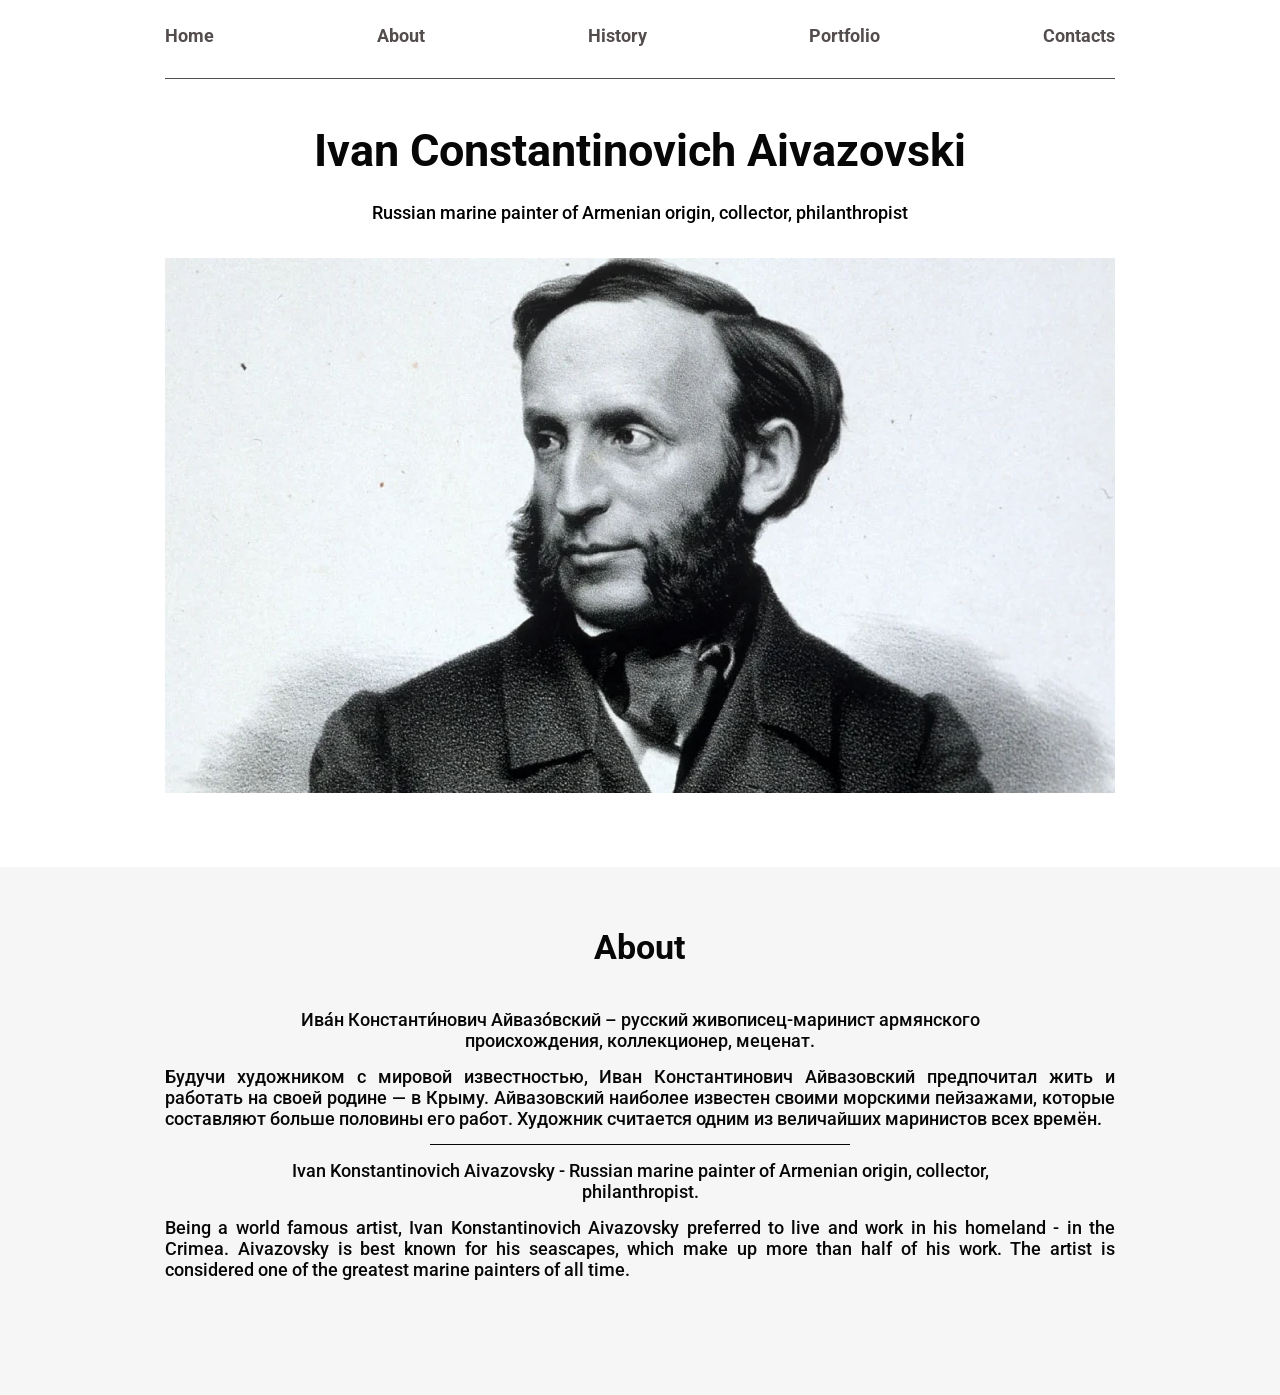
<file: index.html>
<!doctype html>
<html lang="en">
  <head>
    <meta charset="UTF-8" />
    <meta name="viewport" content="width=device-width, initial-scale=1.0" />
    <link rel="preconnect" href="https://fonts.googleapis.com" />
    <link rel="preconnect" href="https://fonts.gstatic.com" crossorigin />
    <link
      href="https://fonts.googleapis.com/css2?family=Roboto:ital,wght@0,100..900;1,100..900&display=swap"
      rel="stylesheet"
    />
    <link rel="icon" href="assets/favicon.png" type="image/png" />
    <link rel="stylesheet" href="index.css" />
    <title>Aivazovski</title>
  </head>
  <body>
    <header class="header" aria-label="header">
      <div class="container">
        <nav class="nav" aria-label="header navigation">
          <ul class="nav-list" aria-label="header navigation list">
            <li>
              <a href="#" class="nav-link" aria-label="link to home">Home</a>
            </li>
              <li>
              <a href="#" class="nav-link" aria-label="link to about">About</a>
            </li>
              <li>
              <a href="#" class="nav-link" aria-label="link to history">History</a>
            </li>
              <li>
              <a href="#" class="nav-link" aria-label="link to portfolio">Portfolio</a>
            </li>
              <li>
              <a href="#" class="nav-link" aria-label="link to contacts">Contacts</a>
            </li>
          </ul>
        </nav>
      </div>
    </header>
    
    <main aria-label="main">
      <section class="home"
      aria-label="home section">
        <div class="container">
          <h1 class="home-title" aria-label="title">Ivan Constantinovich Aivazovski</h1>
          <p class="home-description" aria-label="description">Russian marine painter of Armenian origin, collector, philanthropist</p>
          <img src="assets/webp/home.webp" alt="photo of Aivazovski" class="home-img" />
        </div>
      </section>

      <section class="about" aria-label="about section">
        <div class="container">
          <h2 class="about-title" aria-label="about title">About</h2>
          <h3 class="about-subtitle-ru" aria-label="about subtitle ru">Ива́н Константи́нович Айвазо́вский – русский живописец-маринист армянского происхождения, коллекционер, меценат.</h3>
          <p class="about-description-ru" aria-label="about description ru">Будучи художником с мировой известностью, Иван Константинович Айвазовский предпочитал жить и работать на своей родине — в Крыму. Айвазовский наиболее известен своими морскими пейзажами, которые составляют больше половины его работ. Художник считается одним из величайших маринистов всех времён.</p>
          <hr class="divider" aria-label="divider">
          <h3 class="about-subtitle-en" aria-label="about subtitle en">Ivan Konstantinovich Aivazovsky - Russian marine painter of Armenian origin, collector, philanthropist.</h3>
          <p class="about-description-en" aria-label="about description en">Being a world famous artist, Ivan Konstantinovich Aivazovsky preferred to live and work in his homeland - in the Crimea. Aivazovsky is best known for his seascapes, which make up more than half of his work. The artist is considered one of the greatest marine painters of all time.</p>
        </div>
      </section>
    </main>

    <footer>

    </footer>
  </body>
</html>
</file>
<file: index.css>
@import url('styles/variable.css');
@import url('styles/basic.css');
@import url('styles/header.css');
@import url('styles/home.css');
@import url('styles/about.css');
</file>
